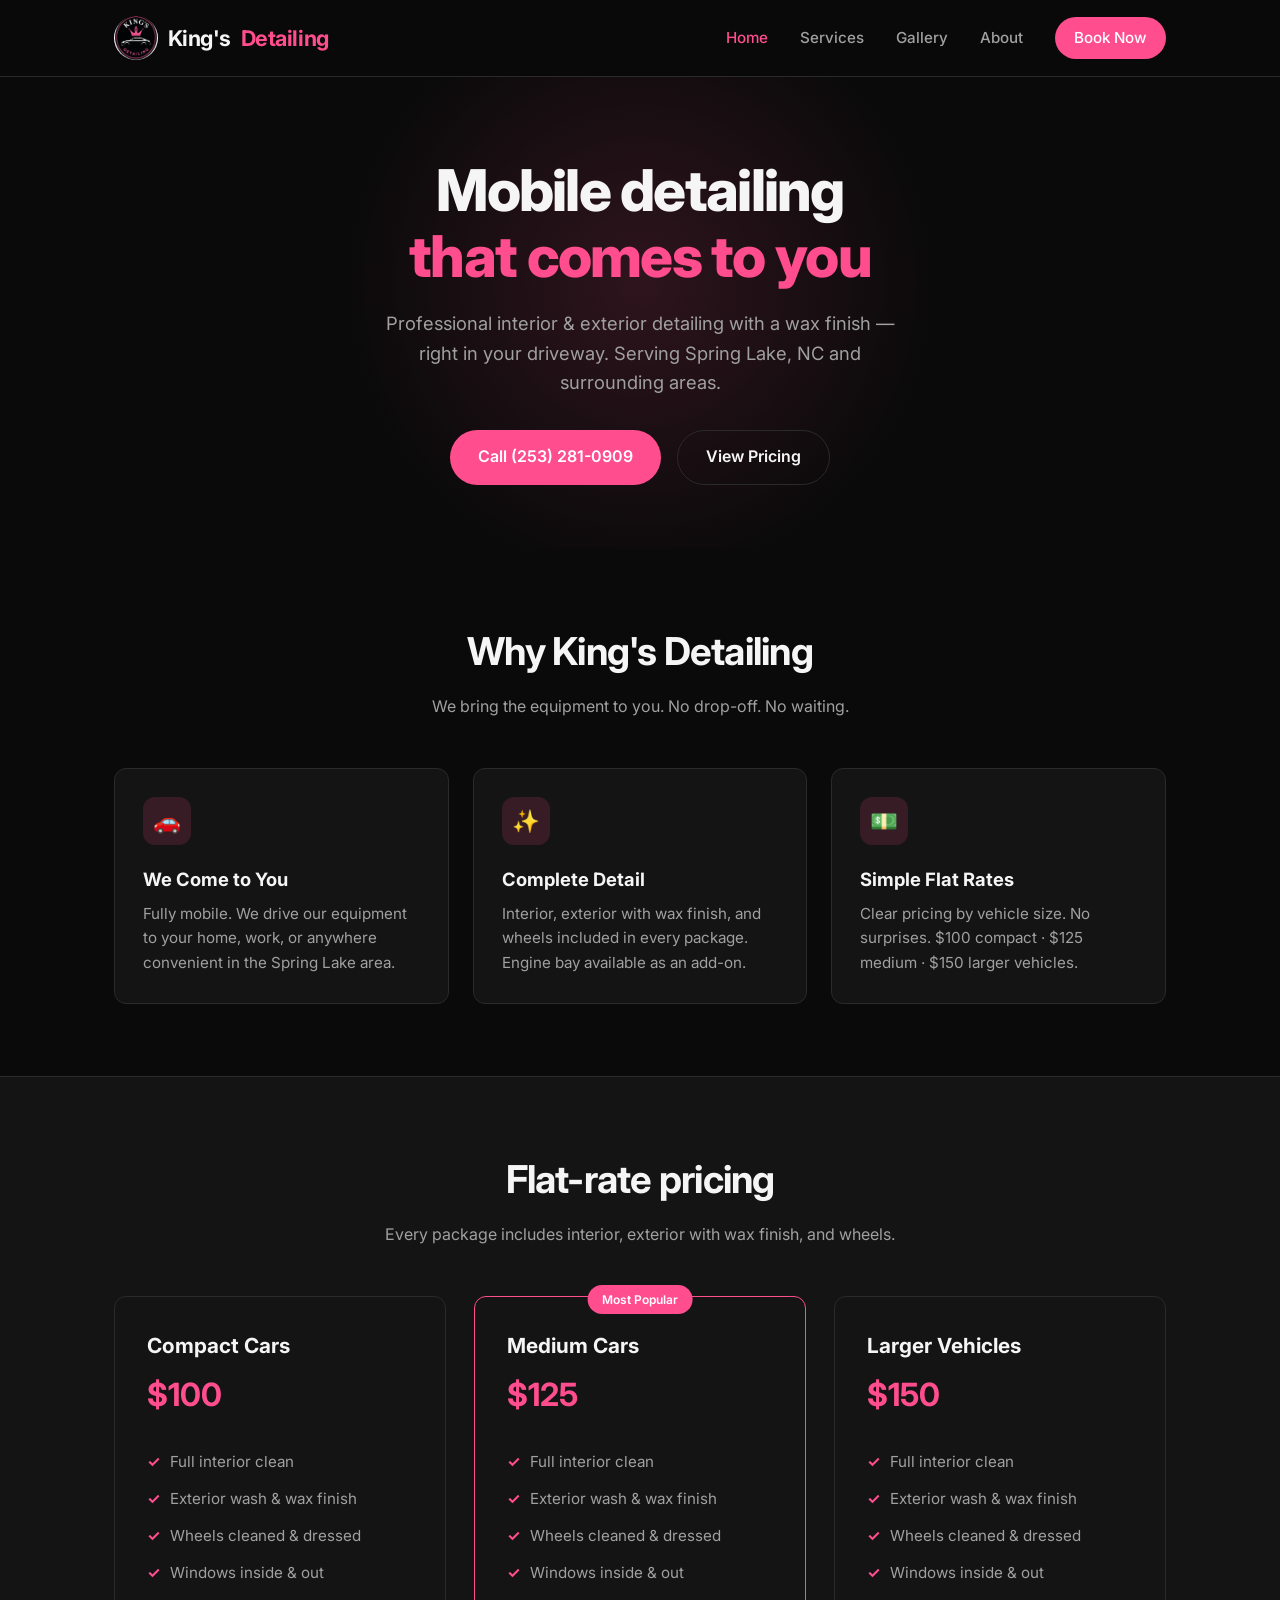
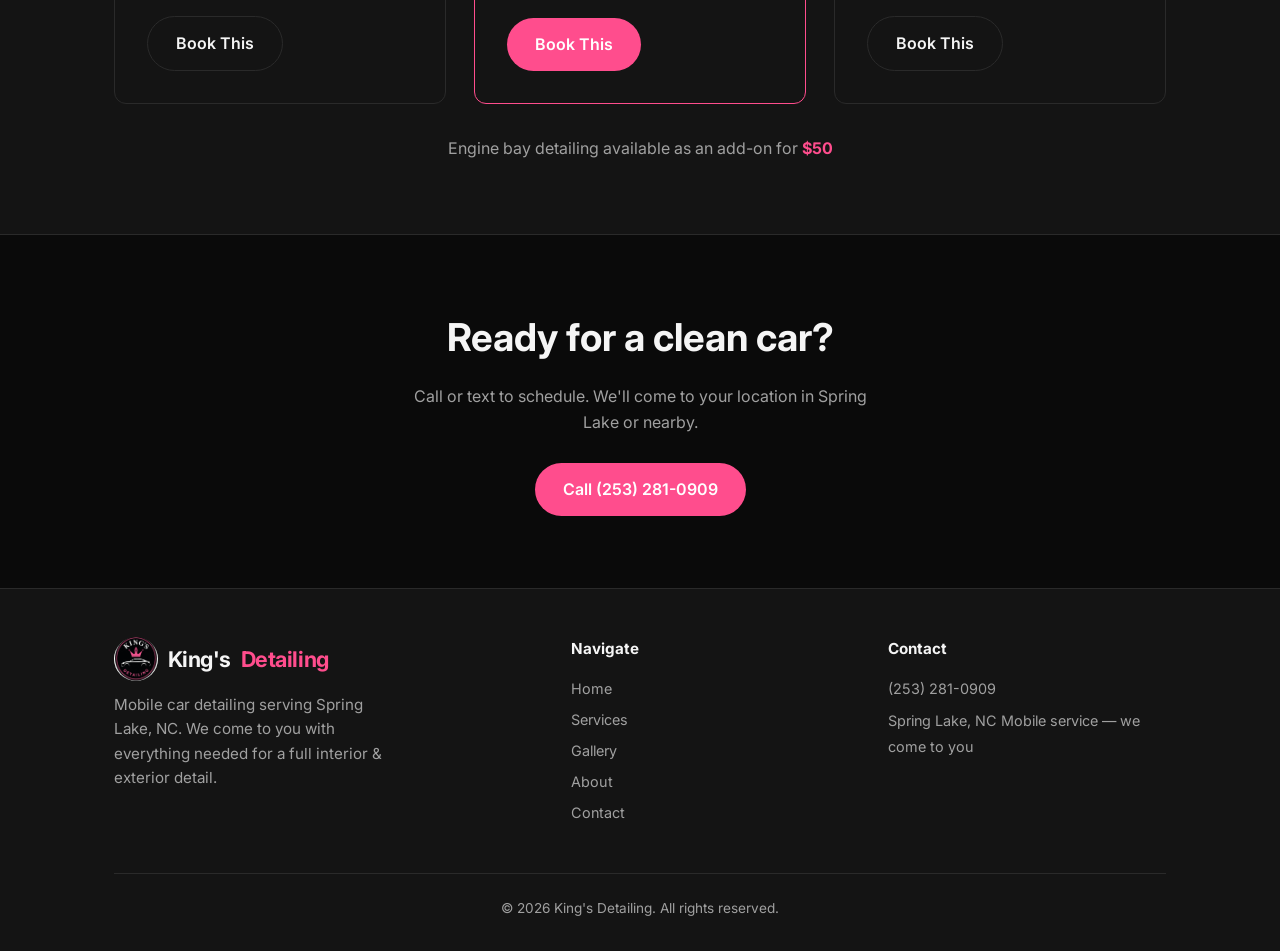
<file: index.html>
<!DOCTYPE html>
<html lang="en">
<head>
  <meta charset="UTF-8" />
  <meta name="viewport" content="width=device-width, initial-scale=1.0" />
  <title>King's Detailing | Mobile Car Detailing in Spring Lake, NC</title>
  <meta name="description" content="King's Detailing — mobile car detailing that comes to you in Spring Lake, NC. Interior, exterior with wax, and wheels. Flat-rate pricing." />
  <link rel="preconnect" href="https://fonts.googleapis.com" />
  <link rel="preconnect" href="https://fonts.gstatic.com" crossorigin />
  <link href="https://fonts.googleapis.com/css2?family=Inter:wght@400;500;600;700;800&display=swap" rel="stylesheet" />
  <link rel="stylesheet" href="styles.css" />
  <script src="https://identity.netlify.com/v1/netlify-identity-widget.js"></script>
</head>
<body>
  <header>
    <div class="nav-container">
      <a href="index.html" class="logo"><img src="logo.jpg" alt="King's Detailing" class="logo-img">King's <span>Detailing</span></a>
      <button class="menu-toggle" aria-label="Toggle menu" onclick="document.querySelector('.nav-links').classList.toggle('open')">
        <span></span><span></span><span></span>
      </button>
      <nav class="nav-links">
        <a href="index.html" class="active">Home</a>
        <a href="services.html">Services</a>
        <a href="gallery.html">Gallery</a>
        <a href="about.html">About</a>
        <a href="contact.html" class="nav-cta">Book Now</a>
      </nav>
    </div>
  </header>

  <main>
    <section class="hero">
      <div class="container">
        <h1><span id="hero-line1">Mobile detailing</span><br /><span class="accent" id="hero-line2">that comes to you</span></h1>
        <p id="hero-text">Professional interior & exterior detailing with a wax finish — right in your driveway. Serving Spring Lake, NC and surrounding areas.</p>
        <div class="hero-buttons">
          <a href="tel:+12532810909" class="btn btn-primary">Call (253) 281-0909</a>
          <a href="services.html" class="btn btn-secondary">View Pricing</a>
        </div>
      </div>
    </section>

    <section>
      <div class="container">
        <div class="section-header">
          <h2 id="why-heading">Why King's Detailing</h2>
          <p id="why-text">We bring the equipment to you. No drop-off. No waiting.</p>
        </div>
        <div class="highlights">
          <div class="highlight-card">
            <div class="highlight-icon">🚗</div>
            <h3 id="why1-title">We Come to You</h3>
            <p id="why1-text">Fully mobile. We drive our equipment to your home, work, or anywhere convenient in the Spring Lake area.</p>
          </div>
          <div class="highlight-card">
            <div class="highlight-icon">✨</div>
            <h3 id="why2-title">Complete Detail</h3>
            <p id="why2-text">Interior, exterior with wax finish, and wheels included in every package. Engine bay available as an add-on.</p>
          </div>
          <div class="highlight-card">
            <div class="highlight-icon">💵</div>
            <h3 id="why3-title">Simple Flat Rates</h3>
            <p id="why3-text">Clear pricing by vehicle size. No surprises. $100 compact · $125 medium · $150 larger vehicles.</p>
          </div>
        </div>
      </div>
    </section>

    <section style="background: var(--black-soft); border-top: 1px solid var(--gray-mid); border-bottom: 1px solid var(--gray-mid);">
      <div class="container">
        <div class="section-header">
          <h2 id="pricing-heading">Flat-rate pricing</h2>
          <p id="pricing-text">Every package includes interior, exterior with wax finish, and wheels.</p>
        </div>
        <div class="services-grid">
          <div class="service-card">
            <h3>Compact Cars</h3>
            <div class="service-price">$100</div>
            <ul>
              <li>Full interior clean</li>
              <li>Exterior wash & wax finish</li>
              <li>Wheels cleaned & dressed</li>
              <li>Windows inside & out</li>
            </ul>
            <a href="contact.html" class="btn btn-secondary" style="align-self: flex-start;">Book This</a>
          </div>
          <div class="service-card featured">
            <h3>Medium Cars</h3>
            <div class="service-price">$125</div>
            <ul>
              <li>Full interior clean</li>
              <li>Exterior wash & wax finish</li>
              <li>Wheels cleaned & dressed</li>
              <li>Windows inside & out</li>
            </ul>
            <a href="contact.html" class="btn btn-primary" style="align-self: flex-start;">Book This</a>
          </div>
          <div class="service-card">
            <h3>Larger Vehicles</h3>
            <div class="service-price">$150</div>
            <ul>
              <li>Full interior clean</li>
              <li>Exterior wash & wax finish</li>
              <li>Wheels cleaned & dressed</li>
              <li>Windows inside & out</li>
            </ul>
            <a href="contact.html" class="btn btn-secondary" style="align-self: flex-start;">Book This</a>
          </div>
        </div>
        <p class="text-center mt-2" style="color: var(--text-muted);">
          Engine bay detailing available as an add-on for <strong style="color: var(--pink);">$50</strong>
        </p>
      </div>
    </section>

    <section>
      <div class="container" style="text-align: center;">
        <h2 id="cta-heading" style="font-size: clamp(1.8rem, 4vw, 2.4rem); margin-bottom: 1rem;">Ready for a clean car?</h2>
        <p id="cta-text" style="color: var(--text-muted); max-width: 480px; margin: 0 auto 1.75rem;">Call or text to schedule. We’ll come to your location in Spring Lake or nearby.</p>
        <a href="tel:+12532810909" class="btn btn-primary">Call (253) 281-0909</a>
      </div>
    </section>
  </main>

  <footer>
    <div class="container">
      <div class="footer-content">
        <div class="footer-brand">
          <div class="logo"><img src="logo.jpg" alt="King's Detailing" class="logo-img">King's <span>Detailing</span></div>
          <p>Mobile car detailing serving Spring Lake, NC. We come to you with everything needed for a full interior & exterior detail.</p>
        </div>
        <div class="footer-links">
          <h4>Navigate</h4>
          <a href="index.html">Home</a>
          <a href="services.html">Services</a>
          <a href="gallery.html">Gallery</a>
          <a href="about.html">About</a>
          <a href="contact.html">Contact</a>
        </div>
        <div class="footer-links">
          <h4>Contact</h4>
          <a href="tel:+12532810909">(253) 281-0909</a>
          <span style="color: var(--text-muted); font-size: 0.9rem;">Spring Lake, NC</span>
          <span style="color: var(--text-muted); font-size: 0.9rem;">Mobile service — we come to you</span>
        </div>
      </div>
      <div class="footer-bottom">
        © 2026 King's Detailing. All rights reserved.
      </div>
    </div>
  </footer>

  <script>
    document.querySelectorAll('.nav-links a').forEach(link => {
      link.addEventListener('click', () => {
        document.querySelector('.nav-links').classList.remove('open');
      });
    });
  </script>
  <script src="site.js"></script>
</body>
</html>
</file>
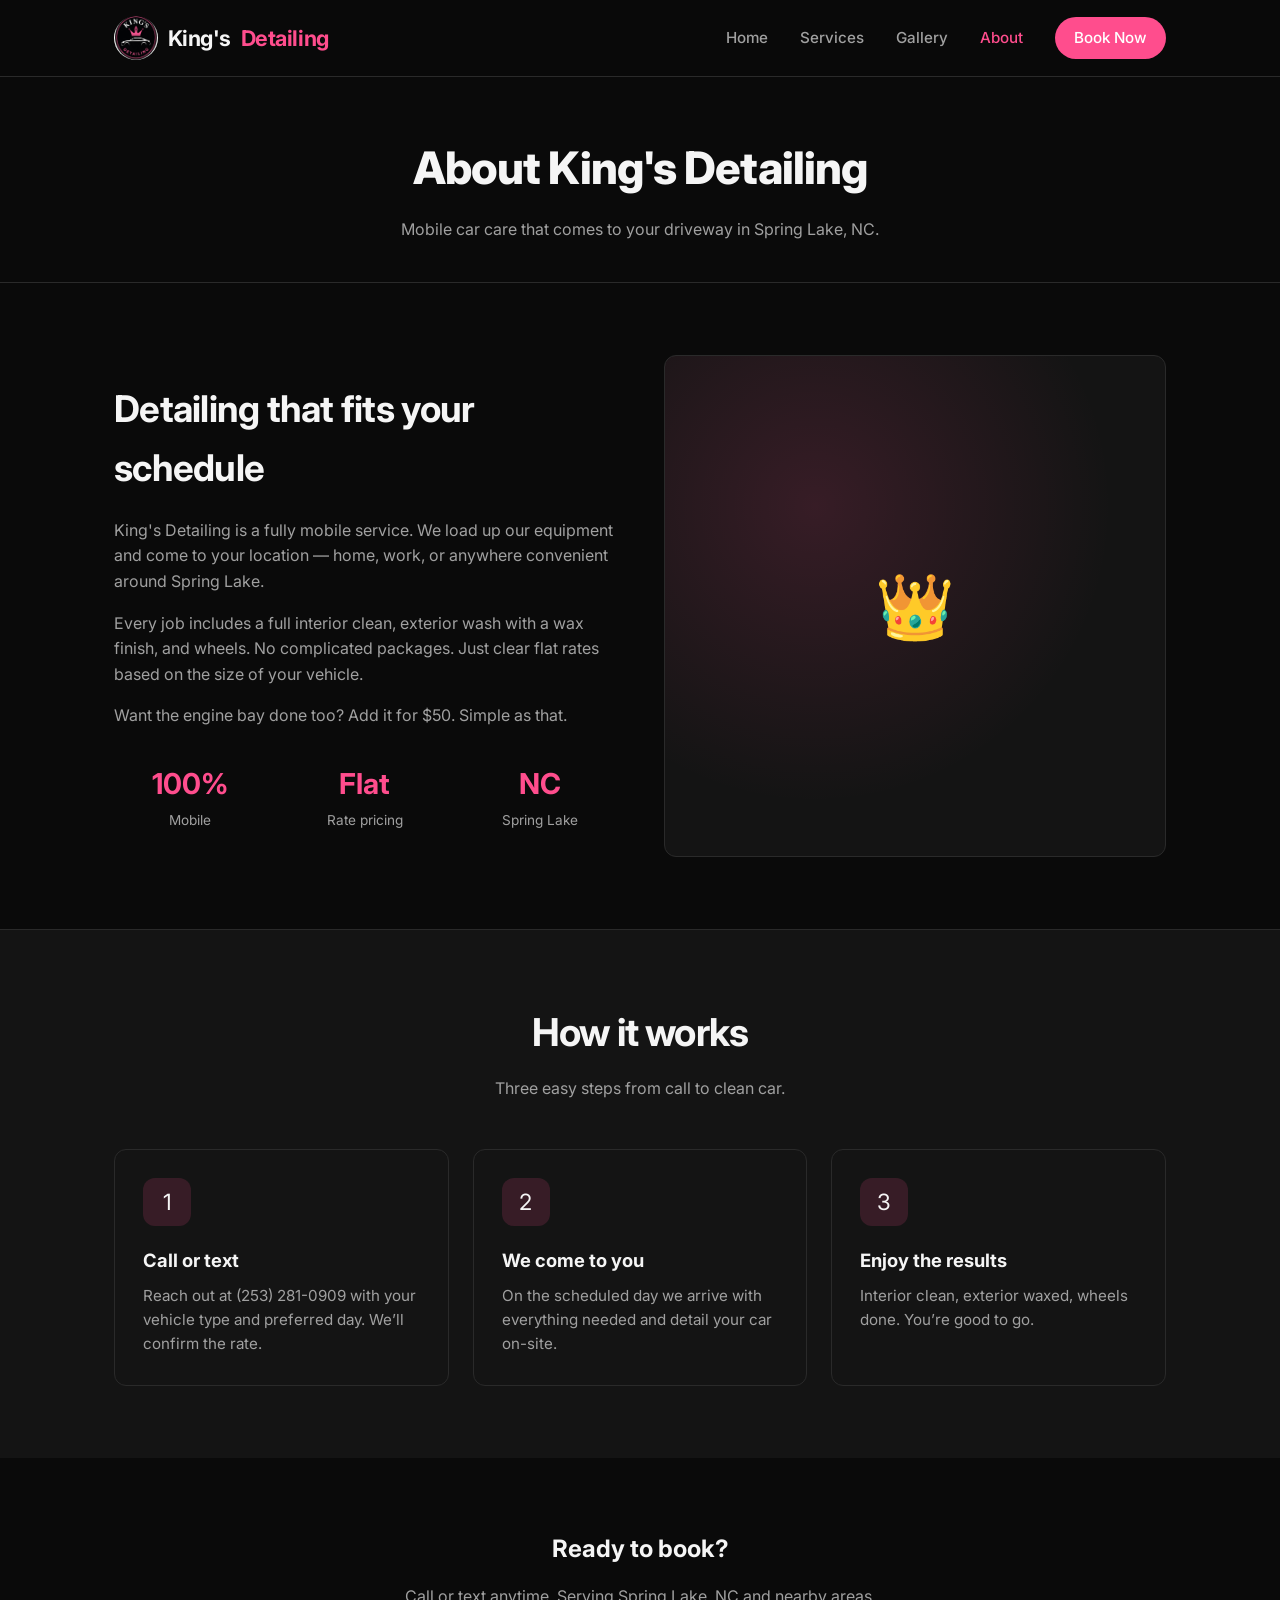
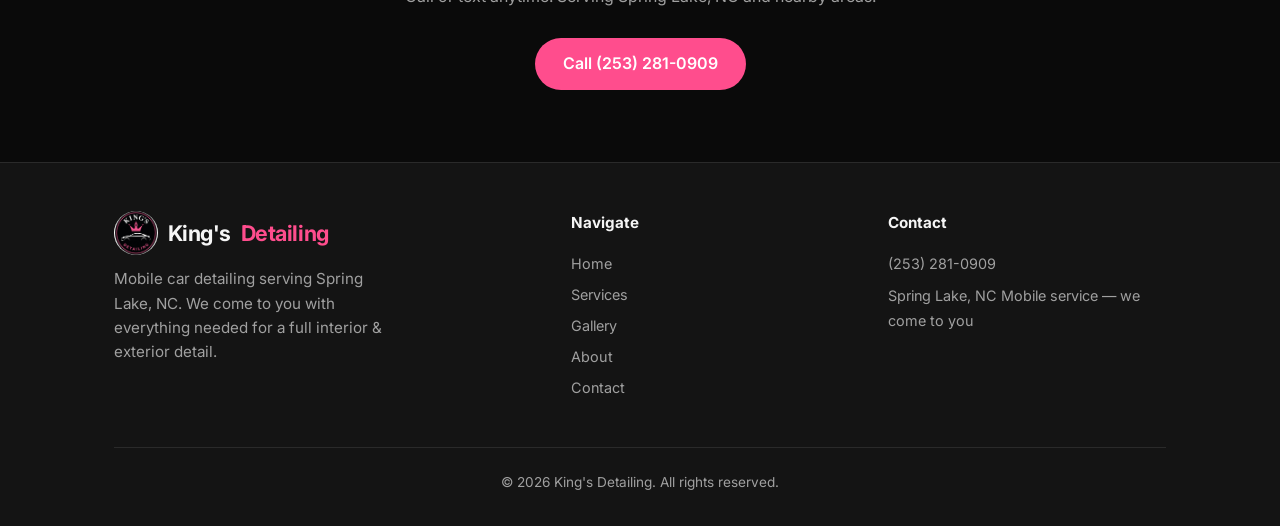
<file: about.html>
<!DOCTYPE html>
<html lang="en">
<head>
  <meta charset="UTF-8" />
  <meta name="viewport" content="width=device-width, initial-scale=1.0" />
  <title>About | King's Detailing</title>
  <meta name="description" content="King's Detailing is a mobile car detailing service based in Spring Lake, NC. We come to you." />
  <link rel="preconnect" href="https://fonts.googleapis.com" />
  <link rel="preconnect" href="https://fonts.gstatic.com" crossorigin />
  <link href="https://fonts.googleapis.com/css2?family=Inter:wght@400;500;600;700;800&display=swap" rel="stylesheet" />
  <link rel="stylesheet" href="styles.css" />
</head>
<body>
  <header>
    <div class="nav-container">
      <a href="index.html" class="logo"><img src="logo.jpg" alt="King's Detailing" class="logo-img">King's <span>Detailing</span></a>
      <button class="menu-toggle" aria-label="Toggle menu" onclick="document.querySelector('.nav-links').classList.toggle('open')">
        <span></span><span></span><span></span>
      </button>
      <nav class="nav-links">
        <a href="index.html">Home</a>
        <a href="services.html">Services</a>
        <a href="gallery.html">Gallery</a>
        <a href="about.html" class="active">About</a>
        <a href="contact.html" class="nav-cta">Book Now</a>
      </nav>
    </div>
  </header>

  <main>
    <div class="page-hero">
      <div class="container">
        <h1>About King's Detailing</h1>
        <p>Mobile car care that comes to your driveway in Spring Lake, NC.</p>
      </div>
    </div>

    <section>
      <div class="container">
        <div class="about-content">
          <div class="about-text">
            <h2>Detailing that fits your schedule</h2>
            <p>
              King's Detailing is a fully mobile service. We load up our equipment and come to your location — home, work, or anywhere convenient around Spring Lake.
            </p>
            <p>
              Every job includes a full interior clean, exterior wash with a wax finish, and wheels. No complicated packages. Just clear flat rates based on the size of your vehicle.
            </p>
            <p>
              Want the engine bay done too? Add it for $50. Simple as that.
            </p>
            <div class="about-stats">
              <div class="stat">
                <span class="stat-number">100%</span>
                <span class="stat-label">Mobile</span>
              </div>
              <div class="stat">
                <span class="stat-number">Flat</span>
                <span class="stat-label">Rate pricing</span>
              </div>
              <div class="stat">
                <span class="stat-number">NC</span>
                <span class="stat-label">Spring Lake</span>
              </div>
            </div>
          </div>
          <div class="about-visual">
            <span style="position: relative; z-index: 1;">👑</span>
          </div>
        </div>
      </div>
    </section>

    <section style="background: var(--black-soft); border-top: 1px solid var(--gray-mid);">
      <div class="container">
        <div class="section-header">
          <h2>How it works</h2>
          <p>Three easy steps from call to clean car.</p>
        </div>
        <div class="highlights">
          <div class="highlight-card">
            <div class="highlight-icon">1</div>
            <h3>Call or text</h3>
            <p>Reach out at (253) 281-0909 with your vehicle type and preferred day. We’ll confirm the rate.</p>
          </div>
          <div class="highlight-card">
            <div class="highlight-icon">2</div>
            <h3>We come to you</h3>
            <p>On the scheduled day we arrive with everything needed and detail your car on-site.</p>
          </div>
          <div class="highlight-card">
            <div class="highlight-icon">3</div>
            <h3>Enjoy the results</h3>
            <p>Interior clean, exterior waxed, wheels done. You’re good to go.</p>
          </div>
        </div>
      </div>
    </section>

    <section>
      <div class="container" style="text-align: center;">
        <h2 style="margin-bottom: 1rem;">Ready to book?</h2>
        <p style="color: var(--text-muted); max-width: 480px; margin: 0 auto 1.75rem;">Call or text anytime. Serving Spring Lake, NC and nearby areas.</p>
        <a href="tel:+12532810909" class="btn btn-primary">Call (253) 281-0909</a>
      </div>
    </section>
  </main>

  <footer>
    <div class="container">
      <div class="footer-content">
        <div class="footer-brand">
          <div class="logo"><img src="logo.jpg" alt="King's Detailing" class="logo-img">King's <span>Detailing</span></div>
          <p>Mobile car detailing serving Spring Lake, NC. We come to you with everything needed for a full interior & exterior detail.</p>
        </div>
        <div class="footer-links">
          <h4>Navigate</h4>
          <a href="index.html">Home</a>
          <a href="services.html">Services</a>
          <a href="gallery.html">Gallery</a>
          <a href="about.html">About</a>
          <a href="contact.html">Contact</a>
        </div>
        <div class="footer-links">
          <h4>Contact</h4>
          <a href="tel:+12532810909">(253) 281-0909</a>
          <span style="color: var(--text-muted); font-size: 0.9rem;">Spring Lake, NC</span>
          <span style="color: var(--text-muted); font-size: 0.9rem;">Mobile service — we come to you</span>
        </div>
      </div>
      <div class="footer-bottom">
        © 2026 King's Detailing. All rights reserved.
      </div>
    </div>
  </footer>

  <script>
    document.querySelectorAll('.nav-links a').forEach(link => {
      link.addEventListener('click', () => {
        document.querySelector('.nav-links').classList.remove('open');
      });
    });
  </script>
</body>
</html>
</file>
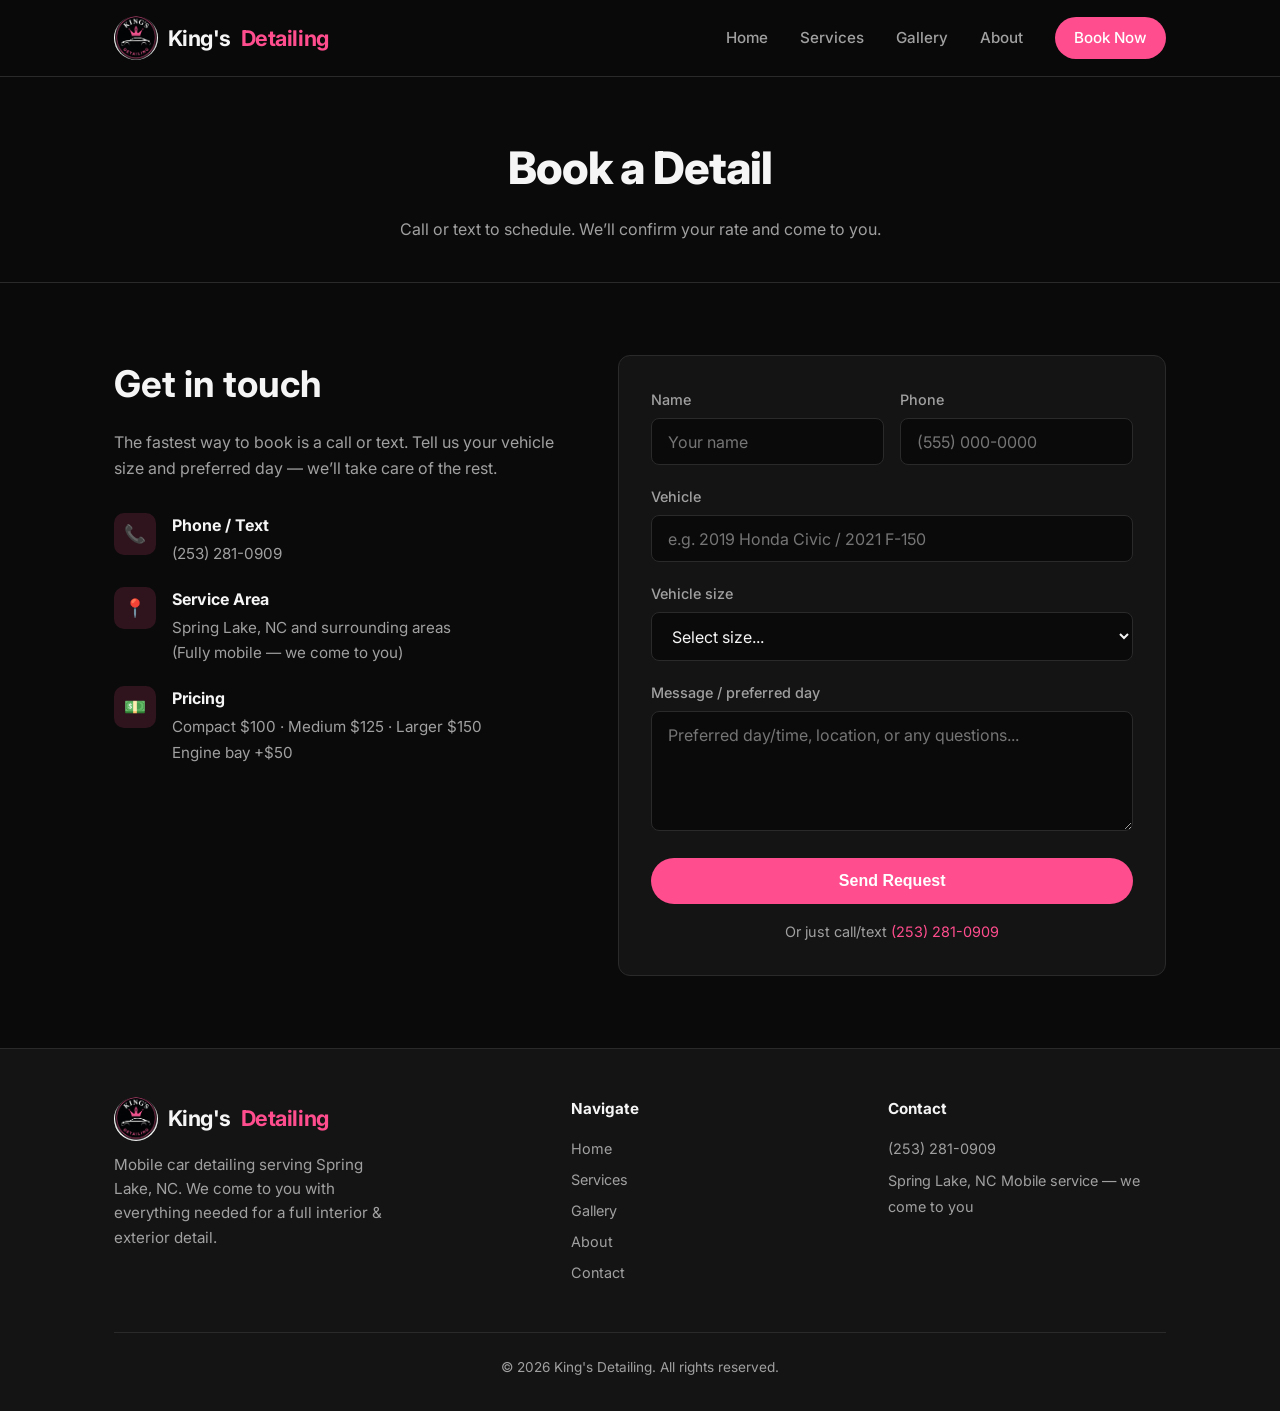
<file: contact.html>
<!DOCTYPE html>
<html lang="en">
<head>
  <meta charset="UTF-8" />
  <meta name="viewport" content="width=device-width, initial-scale=1.0" />
  <title>Contact | King's Detailing</title>
  <meta name="description" content="Book mobile car detailing with King's Detailing in Spring Lake, NC. Call (253) 281-0909." />
  <link rel="preconnect" href="https://fonts.googleapis.com" />
  <link rel="preconnect" href="https://fonts.gstatic.com" crossorigin />
  <link href="https://fonts.googleapis.com/css2?family=Inter:wght@400;500;600;700;800&display=swap" rel="stylesheet" />
  <link rel="stylesheet" href="styles.css" />
</head>
<body>
  <header>
    <div class="nav-container">
      <a href="index.html" class="logo"><img src="logo.jpg" alt="King's Detailing" class="logo-img">King's <span>Detailing</span></a>
      <button class="menu-toggle" aria-label="Toggle menu" onclick="document.querySelector('.nav-links').classList.toggle('open')">
        <span></span><span></span><span></span>
      </button>
      <nav class="nav-links">
        <a href="index.html">Home</a>
        <a href="services.html">Services</a>
        <a href="gallery.html">Gallery</a>
        <a href="about.html">About</a>
        <a href="contact.html" class="nav-cta active">Book Now</a>
      </nav>
    </div>
  </header>

  <main>
    <div class="page-hero">
      <div class="container">
        <h1>Book a Detail</h1>
        <p>Call or text to schedule. We’ll confirm your rate and come to you.</p>
      </div>
    </div>

    <section>
      <div class="container">
        <div class="contact-grid">
          <div class="contact-info">
            <h2>Get in touch</h2>
            <p>The fastest way to book is a call or text. Tell us your vehicle size and preferred day — we’ll take care of the rest.</p>

            <div class="contact-details">
              <div class="contact-item">
                <div class="contact-icon">📞</div>
                <div>
                  <strong>Phone / Text</strong>
                  <a href="tel:+12532810909">(253) 281-0909</a>
                </div>
              </div>
              <div class="contact-item">
                <div class="contact-icon">📍</div>
                <div>
                  <strong>Service Area</strong>
                  <span>Spring Lake, NC and surrounding areas<br />(Fully mobile — we come to you)</span>
                </div>
              </div>
              <div class="contact-item">
                <div class="contact-icon">💵</div>
                <div>
                  <strong>Pricing</strong>
                  <span>Compact $100 · Medium $125 · Larger $150<br />Engine bay +$50</span>
                </div>
              </div>
            </div>
          </div>

          <div class="contact-form">
            <form name="booking" method="POST" data-netlify="true" netlify>
              <input type="hidden" name="form-name" value="booking" />
              <p style="display:none;">
                <label>Don’t fill this out: <input name="bot-field" /></label>
              </p>
              <div class="form-row">
                <div class="form-group">
                  <label for="name">Name</label>
                  <input type="text" id="name" name="name" required placeholder="Your name" />
                </div>
                <div class="form-group">
                  <label for="phone">Phone</label>
                  <input type="tel" id="phone" name="phone" required placeholder="(555) 000-0000" />
                </div>
              </div>
              <div class="form-group">
                <label for="vehicle">Vehicle</label>
                <input type="text" id="vehicle" name="vehicle" placeholder="e.g. 2019 Honda Civic / 2021 F-150" />
              </div>
              <div class="form-group">
                <label for="size">Vehicle size</label>
                <select id="size" name="size">
                  <option value="">Select size...</option>
                  <option value="compact">Compact — $100</option>
                  <option value="medium">Medium — $125</option>
                  <option value="larger">Larger — $150</option>
                </select>
              </div>
              <div class="form-group">
                <label for="message">Message / preferred day</label>
                <textarea id="message" name="message" placeholder="Preferred day/time, location, or any questions..."></textarea>
              </div>
              <button type="submit" class="btn btn-primary" style="width: 100%; justify-content: center;">
                Send Request
              </button>
              <p style="margin-top: 1rem; text-align: center; font-size: 0.9rem; color: var(--text-muted);">
                Or just call/text <a href="tel:+12532810909" style="color: var(--pink);">(253) 281-0909</a>
              </p>
            </form>
          </div>
        </div>
      </div>
    </section>
  </main>

  <footer>
    <div class="container">
      <div class="footer-content">
        <div class="footer-brand">
          <div class="logo"><img src="logo.jpg" alt="King's Detailing" class="logo-img">King's <span>Detailing</span></div>
          <p>Mobile car detailing serving Spring Lake, NC. We come to you with everything needed for a full interior & exterior detail.</p>
        </div>
        <div class="footer-links">
          <h4>Navigate</h4>
          <a href="index.html">Home</a>
          <a href="services.html">Services</a>
          <a href="gallery.html">Gallery</a>
          <a href="about.html">About</a>
          <a href="contact.html">Contact</a>
        </div>
        <div class="footer-links">
          <h4>Contact</h4>
          <a href="tel:+12532810909">(253) 281-0909</a>
          <span style="color: var(--text-muted); font-size: 0.9rem;">Spring Lake, NC</span>
          <span style="color: var(--text-muted); font-size: 0.9rem;">Mobile service — we come to you</span>
        </div>
      </div>
      <div class="footer-bottom">
        © 2026 King's Detailing. All rights reserved.
      </div>
    </div>
  </footer>

  <script>
    document.querySelectorAll('.nav-links a').forEach(link => {
      link.addEventListener('click', () => {
        document.querySelector('.nav-links').classList.remove('open');
      });
    });

    
  </script>
</body>
</html>
</file>
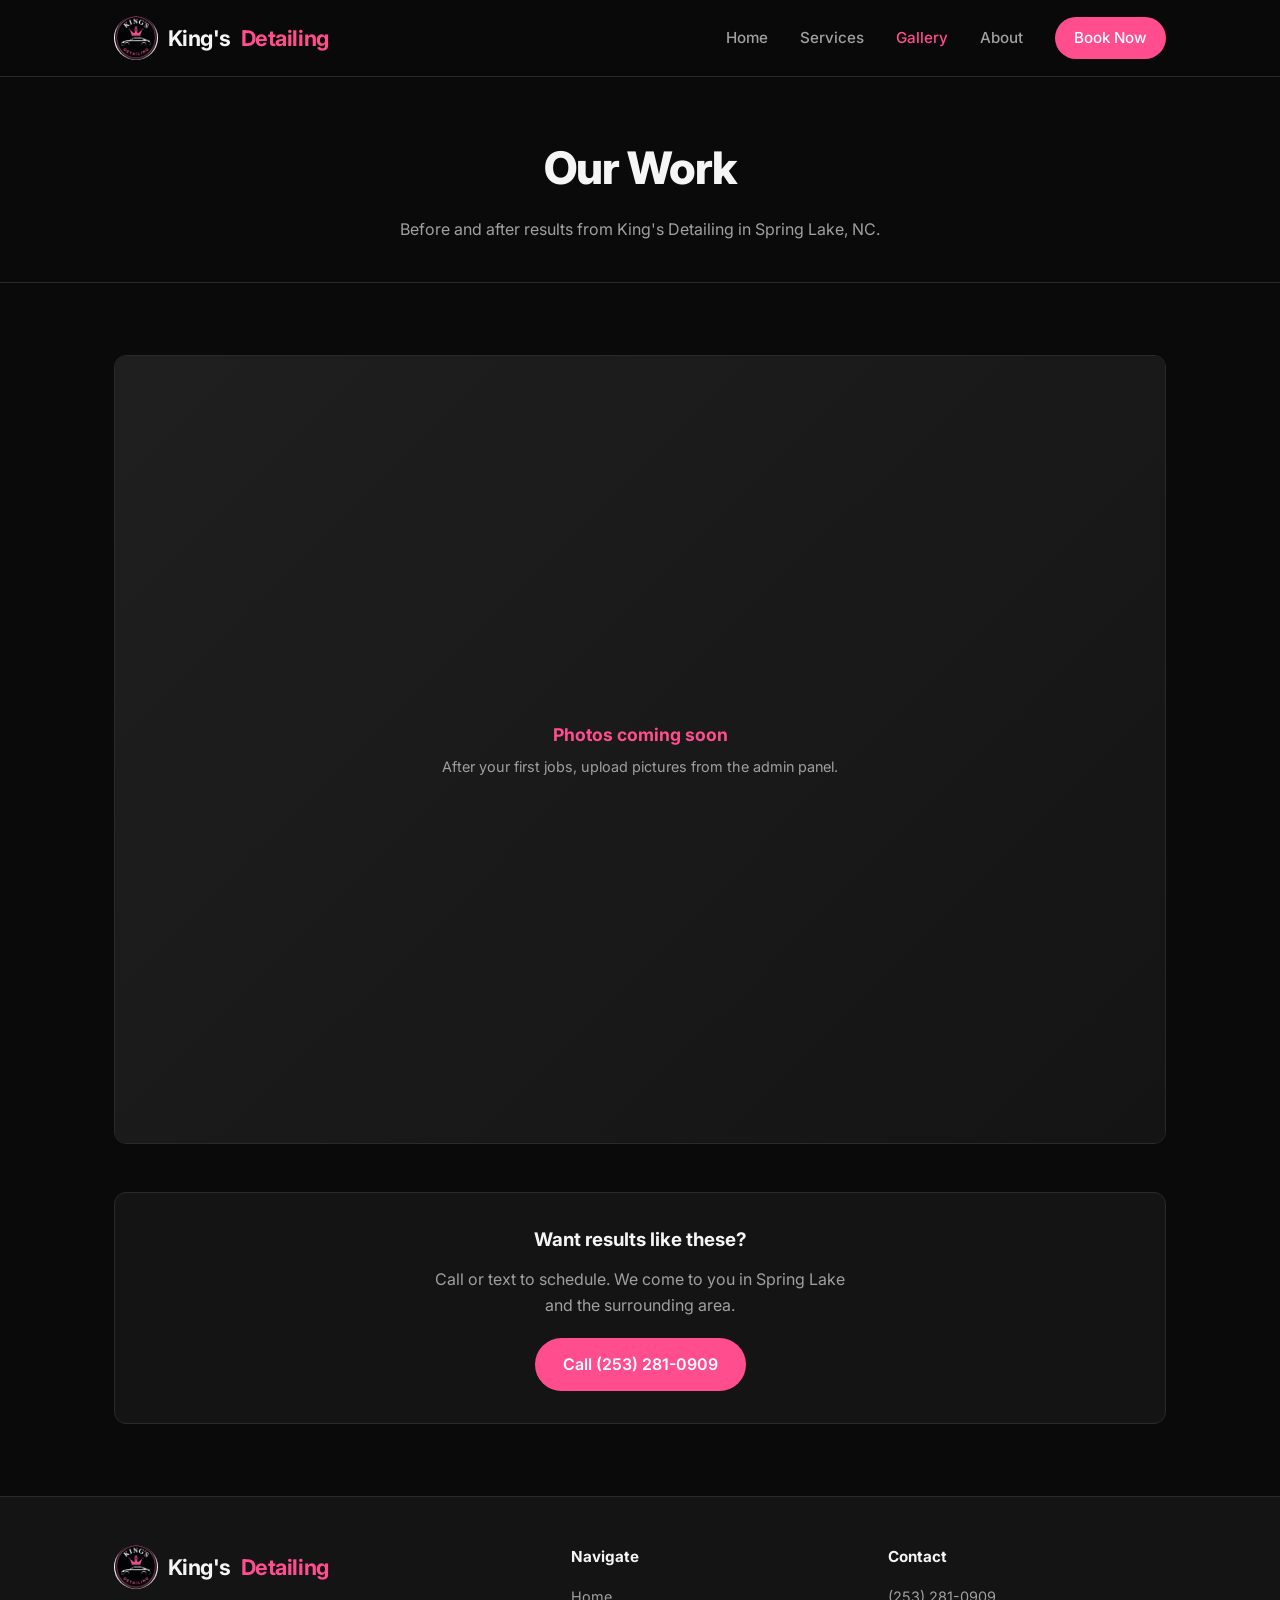
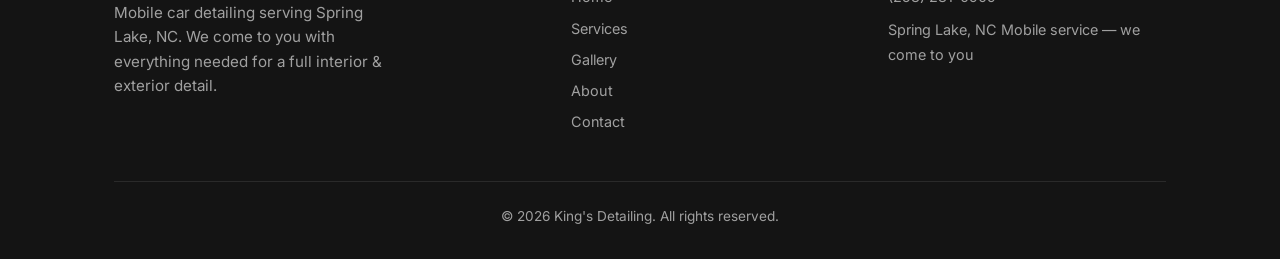
<file: gallery.html>
<!DOCTYPE html>
<html lang="en">
<head>
  <meta charset="UTF-8" />
  <meta name="viewport" content="width=device-width, initial-scale=1.0" />
  <title>Gallery | King's Detailing</title>
  <meta name="description" content="Before and after results from King's Detailing mobile car care in Spring Lake, NC." />
  <link rel="preconnect" href="https://fonts.googleapis.com" />
  <link rel="preconnect" href="https://fonts.gstatic.com" crossorigin />
  <link href="https://fonts.googleapis.com/css2?family=Inter:wght@400;500;600;700;800&display=swap" rel="stylesheet" />
  <link rel="stylesheet" href="styles.css" />
</head>
<body>
  <header>
    <div class="nav-container">
      <a href="index.html" class="logo"><img src="logo.jpg" alt="King's Detailing" class="logo-img">King's <span>Detailing</span></a>
      <button class="menu-toggle" aria-label="Toggle menu" onclick="document.querySelector('.nav-links').classList.toggle('open')">
        <span></span><span></span><span></span>
      </button>
      <nav class="nav-links">
        <a href="index.html">Home</a>
        <a href="services.html">Services</a>
        <a href="gallery.html" class="active">Gallery</a>
        <a href="about.html">About</a>
        <a href="contact.html" class="nav-cta">Book Now</a>
      </nav>
    </div>
  </header>

  <main>
    <div class="page-hero">
      <div class="container">
        <h1>Our Work</h1>
        <p>Before and after results from King's Detailing in Spring Lake, NC.</p>
      </div>
    </div>

    <section>
      <div class="container">
        <div class="gallery-grid" id="gallery-grid">
          <div class="gallery-item">
            <div class="placeholder">
              <strong>Photos coming soon</strong>
              After your first jobs, upload pictures from the admin panel.
            </div>
          </div>
        </div>

        <div style="margin-top: 3rem; text-align: center; background: var(--black-soft); border: 1px solid var(--gray-mid); border-radius: var(--radius); padding: 2rem;">
          <h3 style="margin-bottom: 0.75rem;">Want results like these?</h3>
          <p style="color: var(--text-muted); margin-bottom: 1.25rem; max-width: 420px; margin-left: auto; margin-right: auto;">
            Call or text to schedule. We come to you in Spring Lake and the surrounding area.
          </p>
          <a href="tel:+12532810909" class="btn btn-primary">Call (253) 281-0909</a>
        </div>
      </div>
    </section>
  </main>

  <footer>
    <div class="container">
      <div class="footer-content">
        <div class="footer-brand">
          <div class="logo"><img src="logo.jpg" alt="King's Detailing" class="logo-img">King's <span>Detailing</span></div>
          <p>Mobile car detailing serving Spring Lake, NC. We come to you with everything needed for a full interior & exterior detail.</p>
        </div>
        <div class="footer-links">
          <h4>Navigate</h4>
          <a href="index.html">Home</a>
          <a href="services.html">Services</a>
          <a href="gallery.html">Gallery</a>
          <a href="about.html">About</a>
          <a href="contact.html">Contact</a>
        </div>
        <div class="footer-links">
          <h4>Contact</h4>
          <a href="tel:+12532810909">(253) 281-0909</a>
          <span style="color: var(--text-muted); font-size: 0.9rem;">Spring Lake, NC</span>
          <span style="color: var(--text-muted); font-size: 0.9rem;">Mobile service — we come to you</span>
        </div>
      </div>
      <div class="footer-bottom">
        © 2026 King's Detailing. All rights reserved.
      </div>
    </div>
  </footer>

  <script>
    document.querySelectorAll('.nav-links a').forEach(link => {
      link.addEventListener('click', () => {
        document.querySelector('.nav-links').classList.remove('open');
      });
    });

    fetch('content/gallery.json')
      .then(function (res) { return res.json(); })
      .then(function (data) {
        if (!data.photos || !data.photos.length) return;
        var grid = document.getElementById('gallery-grid');
        grid.innerHTML = '';
        data.photos.forEach(function (item) {
          var div = document.createElement('div');
          div.className = 'gallery-item';
          var src = item.image || '';
          if (src && src.charAt(0) !== '/' && src.indexOf('http') !== 0) {
            src = src;
          }
          div.innerHTML =
            '<img src="' + src + '" alt="' + (item.title || 'Detailing photo') +
            '" style="width:100%;height:100%;object-fit:cover;">';
          grid.appendChild(div);
        });
      })
      .catch(function () {});
  </script>
</body>
</html>
</file>
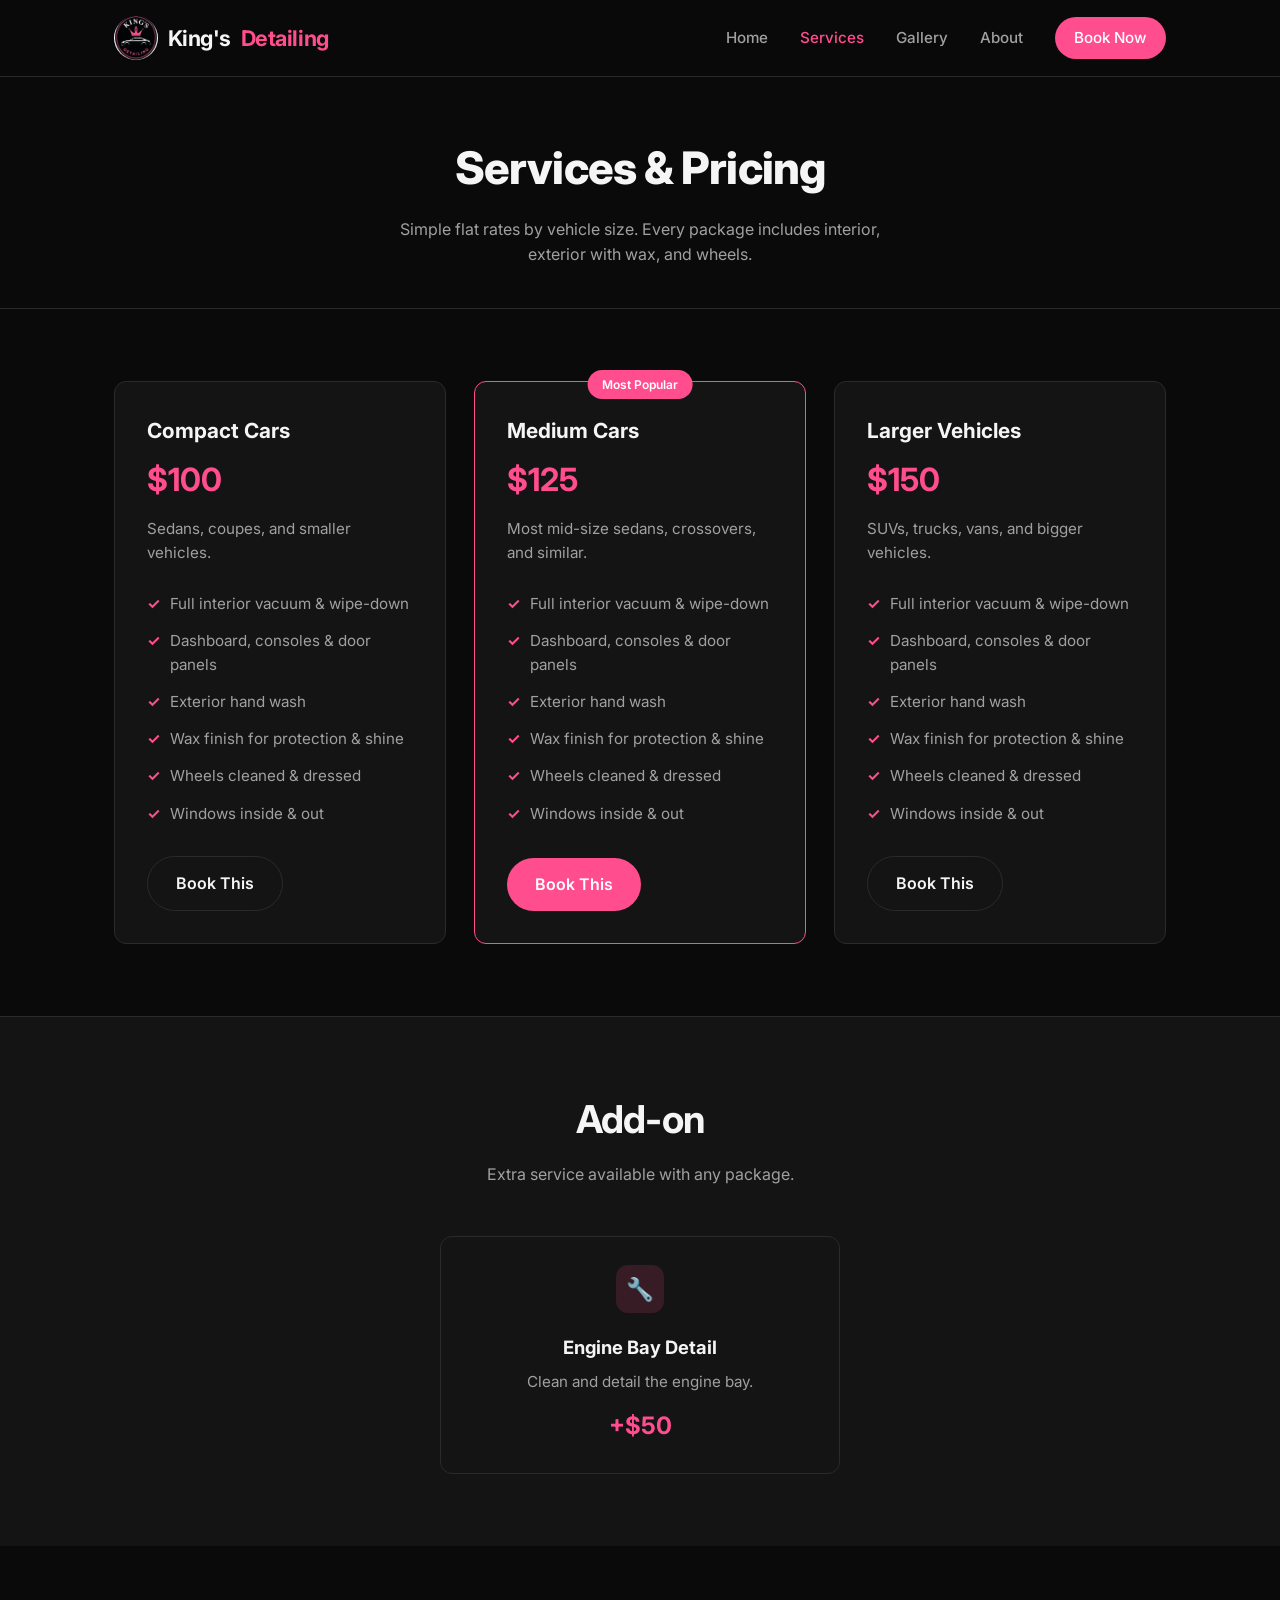
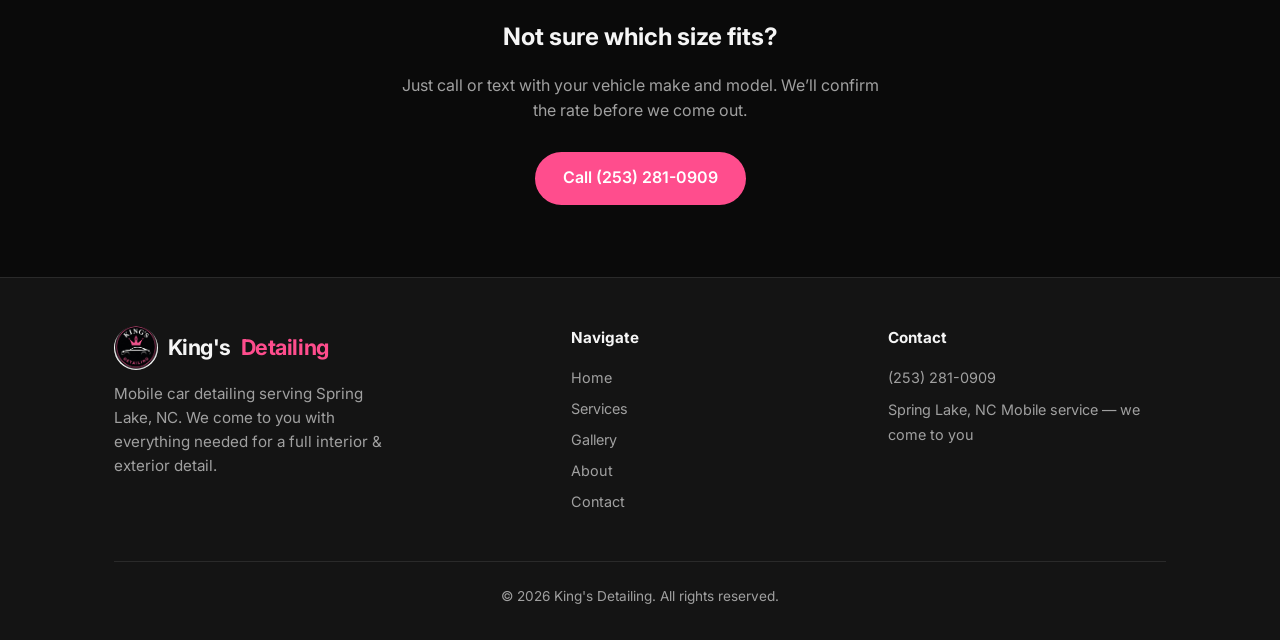
<file: services.html>
<!DOCTYPE html>
<html lang="en">
<head>
  <meta charset="UTF-8" />
  <meta name="viewport" content="width=device-width, initial-scale=1.0" />
  <title>Services & Pricing | King's Detailing</title>
  <meta name="description" content="Flat-rate mobile detailing in Spring Lake, NC. $100 compact, $125 medium, $150 larger. Interior, exterior wax, wheels. Engine bay +$50." />
  <link rel="preconnect" href="https://fonts.googleapis.com" />
  <link rel="preconnect" href="https://fonts.gstatic.com" crossorigin />
  <link href="https://fonts.googleapis.com/css2?family=Inter:wght@400;500;600;700;800&display=swap" rel="stylesheet" />
  <link rel="stylesheet" href="styles.css" />
</head>
<body>
  <header>
    <div class="nav-container">
      <a href="index.html" class="logo"><img src="logo.jpg" alt="King's Detailing" class="logo-img">King's <span>Detailing</span></a>
      <button class="menu-toggle" aria-label="Toggle menu" onclick="document.querySelector('.nav-links').classList.toggle('open')">
        <span></span><span></span><span></span>
      </button>
      <nav class="nav-links">
        <a href="index.html">Home</a>
        <a href="services.html" class="active">Services</a>
        <a href="gallery.html">Gallery</a>
        <a href="about.html">About</a>
        <a href="contact.html" class="nav-cta">Book Now</a>
      </nav>
    </div>
  </header>

  <main>
    <div class="page-hero">
      <div class="container">
        <h1>Services & Pricing</h1>
        <p>Simple flat rates by vehicle size. Every package includes interior, exterior with wax, and wheels.</p>
      </div>
    </div>

    <section>
      <div class="container">
        <div class="services-grid">
          <div class="service-card">
            <h3>Compact Cars</h3>
            <div class="service-price">$100</div>
            <p style="color: var(--text-muted); font-size: 0.95rem; margin-bottom: 0.5rem;">Sedans, coupes, and smaller vehicles.</p>
            <ul>
              <li>Full interior vacuum & wipe-down</li>
              <li>Dashboard, consoles & door panels</li>
              <li>Exterior hand wash</li>
              <li>Wax finish for protection & shine</li>
              <li>Wheels cleaned & dressed</li>
              <li>Windows inside & out</li>
            </ul>
            <a href="contact.html" class="btn btn-secondary" style="align-self: flex-start;">Book This</a>
          </div>

          <div class="service-card featured">
            <h3>Medium Cars</h3>
            <div class="service-price">$125</div>
            <p style="color: var(--text-muted); font-size: 0.95rem; margin-bottom: 0.5rem;">Most mid-size sedans, crossovers, and similar.</p>
            <ul>
              <li>Full interior vacuum & wipe-down</li>
              <li>Dashboard, consoles & door panels</li>
              <li>Exterior hand wash</li>
              <li>Wax finish for protection & shine</li>
              <li>Wheels cleaned & dressed</li>
              <li>Windows inside & out</li>
            </ul>
            <a href="contact.html" class="btn btn-primary" style="align-self: flex-start;">Book This</a>
          </div>

          <div class="service-card">
            <h3>Larger Vehicles</h3>
            <div class="service-price">$150</div>
            <p style="color: var(--text-muted); font-size: 0.95rem; margin-bottom: 0.5rem;">SUVs, trucks, vans, and bigger vehicles.</p>
            <ul>
              <li>Full interior vacuum & wipe-down</li>
              <li>Dashboard, consoles & door panels</li>
              <li>Exterior hand wash</li>
              <li>Wax finish for protection & shine</li>
              <li>Wheels cleaned & dressed</li>
              <li>Windows inside & out</li>
            </ul>
            <a href="contact.html" class="btn btn-secondary" style="align-self: flex-start;">Book This</a>
          </div>
        </div>
      </div>
    </section>

    <section style="background: var(--black-soft); border-top: 1px solid var(--gray-mid);">
      <div class="container">
        <div class="section-header">
          <h2>Add-on</h2>
          <p>Extra service available with any package.</p>
        </div>
        <div class="highlights" style="max-width: 400px; margin: 0 auto;">
          <div class="highlight-card" style="text-align: center;">
            <div class="highlight-icon" style="margin-left: auto; margin-right: auto;">🔧</div>
            <h3>Engine Bay Detail</h3>
            <p style="color: var(--text-muted); margin: 0.5rem 0 0.75rem;">Clean and detail the engine bay.</p>
            <p style="color: var(--pink); font-weight: 700; font-size: 1.5rem;">+$50</p>
          </div>
        </div>
      </div>
    </section>

    <section>
      <div class="container" style="text-align: center;">
        <h2 style="margin-bottom: 1rem;">Not sure which size fits?</h2>
        <p style="color: var(--text-muted); max-width: 480px; margin: 0 auto 1.75rem;">Just call or text with your vehicle make and model. We’ll confirm the rate before we come out.</p>
        <a href="tel:+12532810909" class="btn btn-primary">Call (253) 281-0909</a>
      </div>
    </section>
  </main>

  <footer>
    <div class="container">
      <div class="footer-content">
        <div class="footer-brand">
          <div class="logo"><img src="logo.jpg" alt="King's Detailing" class="logo-img">King's <span>Detailing</span></div>
          <p>Mobile car detailing serving Spring Lake, NC. We come to you with everything needed for a full interior & exterior detail.</p>
        </div>
        <div class="footer-links">
          <h4>Navigate</h4>
          <a href="index.html">Home</a>
          <a href="services.html">Services</a>
          <a href="gallery.html">Gallery</a>
          <a href="about.html">About</a>
          <a href="contact.html">Contact</a>
        </div>
        <div class="footer-links">
          <h4>Contact</h4>
          <a href="tel:+12532810909">(253) 281-0909</a>
          <span style="color: var(--text-muted); font-size: 0.9rem;">Spring Lake, NC</span>
          <span style="color: var(--text-muted); font-size: 0.9rem;">Mobile service — we come to you</span>
        </div>
      </div>
      <div class="footer-bottom">
        © 2026 King's Detailing. All rights reserved.
      </div>
    </div>
  </footer>

  <script>
    document.querySelectorAll('.nav-links a').forEach(link => {
      link.addEventListener('click', () => {
        document.querySelector('.nav-links').classList.remove('open');
      });
    });
  </script>
</body>
</html>
</file>
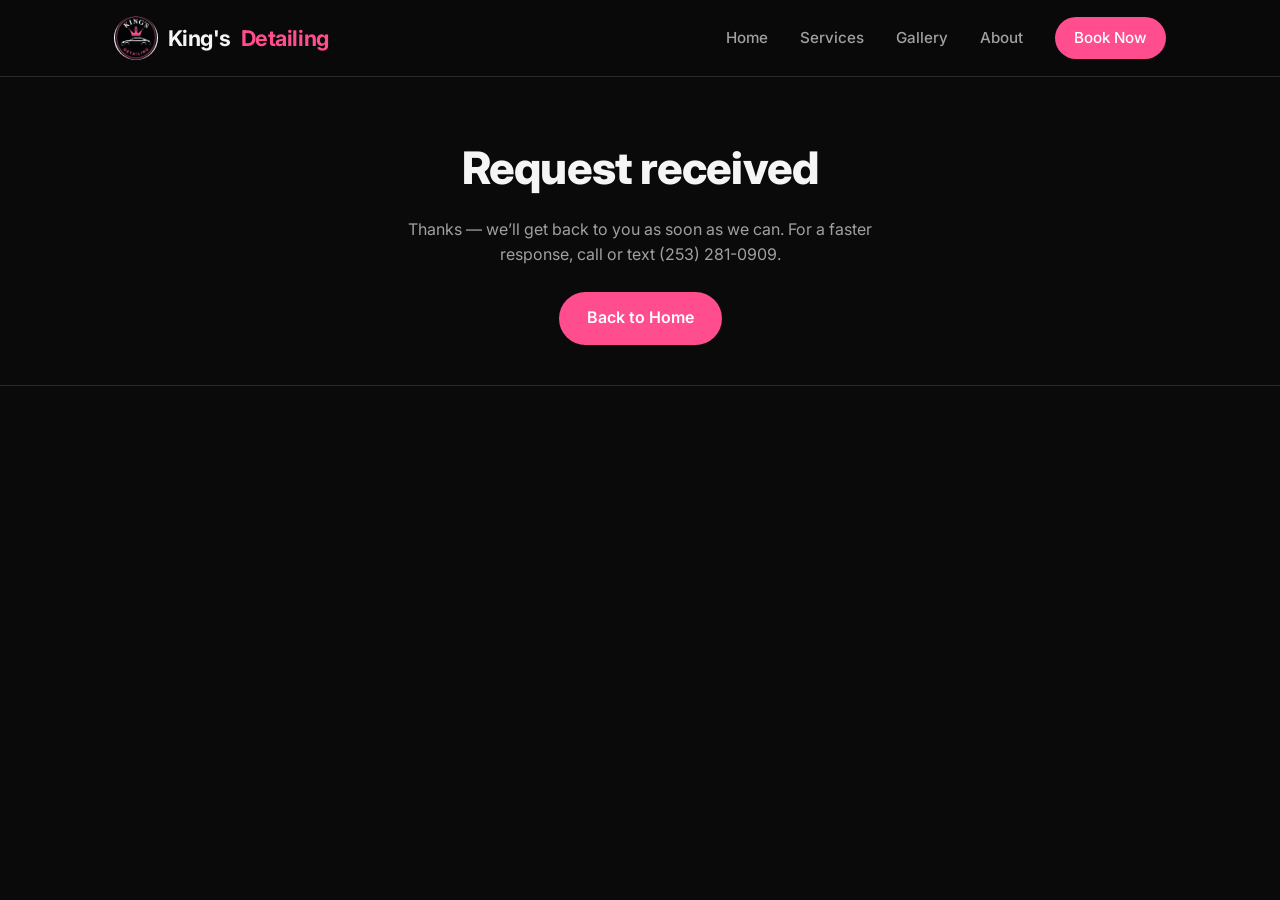
<file: thank-you.html>
<!DOCTYPE html>
<html lang="en">
<head>
  <meta charset="UTF-8" />
  <meta name="viewport" content="width=device-width, initial-scale=1.0" />
  <title>Request Received | King's Detailing</title>
  <link rel="preconnect" href="https://fonts.googleapis.com" />
  <link rel="preconnect" href="https://fonts.gstatic.com" crossorigin />
  <link href="https://fonts.googleapis.com/css2?family=Inter:wght@400;500;600;700;800&display=swap" rel="stylesheet" />
  <link rel="stylesheet" href="styles.css" />
</head>
<body>
  <header>
    <div class="nav-container">
      <a href="index.html" class="logo"><img src="logo.jpg" alt="King's Detailing" class="logo-img">King's <span>Detailing</span></a>
      <nav class="nav-links">
        <a href="index.html">Home</a>
        <a href="services.html">Services</a>
        <a href="gallery.html">Gallery</a>
        <a href="about.html">About</a>
        <a href="contact.html" class="nav-cta">Book Now</a>
      </nav>
    </div>
  </header>
  <main>
    <section class="page-hero">
      <div class="container">
        <h1>Request received</h1>
        <p>Thanks — we’ll get back to you as soon as we can. For a faster response, call or text (253) 281-0909.</p>
        <p style="margin-top: 1.5rem;">
          <a href="index.html" class="btn btn-primary">Back to Home</a>
        </p>
      </div>
    </section>
  </main>
</body>
</html>
</file>
<file: styles.css>
/* King's Detailing — Modern Minimal Styles */
:root {
  --black: #0a0a0a;
  --black-soft: #141414;
  --gray: #1f1f1f;
  --gray-mid: #2a2a2a;
  --text: #f5f5f5;
  --text-muted: #a0a0a0;
  --pink: #ff4d8d;
  --pink-hover: #ff6ba3;
  --pink-soft: rgba(255, 77, 141, 0.15);
  --white: #ffffff;
  --radius: 12px;
  --shadow: 0 8px 32px rgba(0, 0, 0, 0.4);
  --transition: 0.25s ease;
  --font: 'Inter', system-ui, -apple-system, sans-serif;
  --max-width: 1100px;
}

*,
*::before,
*::after {
  box-sizing: border-box;
  margin: 0;
  padding: 0;
}

html {
  scroll-behavior: smooth;
}

body {
  font-family: var(--font);
  background: var(--black);
  color: var(--text);
  line-height: 1.6;
  min-height: 100vh;
  display: flex;
  flex-direction: column;
}

img {
  max-width: 100%;
  display: block;
}

a {
  color: inherit;
  text-decoration: none;
}

ul {
  list-style: none;
}

header {
  position: sticky;
  top: 0;
  z-index: 100;
  background: rgba(10, 10, 10, 0.92);
  backdrop-filter: blur(12px);
  border-bottom: 1px solid var(--gray-mid);
}

.nav-container {
  max-width: var(--max-width);
  margin: 0 auto;
  padding: 1rem 1.5rem;
  display: flex;
  align-items: center;
  justify-content: space-between;
}

.logo {
  font-size: 1.35rem;
  font-weight: 700;
  letter-spacing: -0.02em;
  display: flex;
  align-items: center;
  gap: 0.6rem;
}

.logo-img {
  height: 44px;
  width: 44px;
  border-radius: 50%;
  object-fit: cover;
  display: block;
}

.logo span {
  color: var(--pink);
}

.nav-links {
  display: flex;
  gap: 2rem;
  align-items: center;
}

.nav-links a {
  font-size: 0.95rem;
  font-weight: 500;
  color: var(--text-muted);
  transition: color var(--transition);
}

.nav-links a:hover,
.nav-links a.active {
  color: var(--pink);
}

.nav-cta {
  background: var(--pink);
  color: var(--white) !important;
  padding: 0.55rem 1.2rem;
  border-radius: 999px;
  font-weight: 600;
  transition: background var(--transition), transform var(--transition);
}

.nav-cta:hover {
  background: var(--pink-hover);
  transform: translateY(-1px);
}

.menu-toggle {
  display: none;
  background: none;
  border: none;
  cursor: pointer;
  padding: 0.5rem;
}

.menu-toggle span {
  display: block;
  width: 24px;
  height: 2px;
  background: var(--text);
  margin: 5px 0;
  transition: var(--transition);
}

main {
  flex: 1;
}

.container {
  max-width: var(--max-width);
  margin: 0 auto;
  padding: 0 1.5rem;
}

.hero {
  padding: 5rem 0 4rem;
  text-align: center;
  position: relative;
  overflow: hidden;
}

.hero::before {
  content: '';
  position: absolute;
  top: -20%;
  left: 50%;
  transform: translateX(-50%);
  width: 600px;
  height: 600px;
  background: radial-gradient(circle, var(--pink-soft) 0%, transparent 70%);
  pointer-events: none;
}

.hero h1 {
  font-size: clamp(2.4rem, 6vw, 3.6rem);
  font-weight: 800;
  letter-spacing: -0.03em;
  line-height: 1.15;
  margin-bottom: 1.25rem;
  position: relative;
}

.hero h1 .accent {
  color: var(--pink);
}

.hero p {
  font-size: 1.15rem;
  color: var(--text-muted);
  max-width: 520px;
  margin: 0 auto 2rem;
  position: relative;
}

.hero-buttons {
  display: flex;
  gap: 1rem;
  justify-content: center;
  flex-wrap: wrap;
  position: relative;
}

.btn {
  display: inline-flex;
  align-items: center;
  gap: 0.5rem;
  padding: 0.85rem 1.75rem;
  border-radius: 999px;
  font-weight: 600;
  font-size: 1rem;
  transition: all var(--transition);
  border: none;
  cursor: pointer;
}

.btn-primary {
  background: var(--pink);
  color: var(--white);
}

.btn-primary:hover {
  background: var(--pink-hover);
  transform: translateY(-2px);
  box-shadow: 0 8px 24px rgba(255, 77, 141, 0.35);
}

.btn-secondary {
  background: transparent;
  color: var(--text);
  border: 1.5px solid var(--gray-mid);
}

.btn-secondary:hover {
  border-color: var(--pink);
  color: var(--pink);
}

section {
  padding: 4.5rem 0;
}

.section-header {
  text-align: center;
  margin-bottom: 3rem;
}

.section-header h2 {
  font-size: clamp(1.8rem, 4vw, 2.4rem);
  font-weight: 700;
  letter-spacing: -0.02em;
  margin-bottom: 0.75rem;
}

.section-header p {
  color: var(--text-muted);
  max-width: 520px;
  margin: 0 auto;
}

.highlights {
  display: grid;
  grid-template-columns: repeat(auto-fit, minmax(260px, 1fr));
  gap: 1.5rem;
}

.highlight-card {
  background: var(--black-soft);
  border: 1px solid var(--gray-mid);
  border-radius: var(--radius);
  padding: 1.75rem;
  transition: border-color var(--transition), transform var(--transition);
}

.highlight-card:hover {
  border-color: var(--pink);
  transform: translateY(-4px);
}

.highlight-icon {
  width: 48px;
  height: 48px;
  background: var(--pink-soft);
  border-radius: 12px;
  display: flex;
  align-items: center;
  justify-content: center;
  margin-bottom: 1.25rem;
  font-size: 1.4rem;
}

.highlight-card h3 {
  font-size: 1.15rem;
  margin-bottom: 0.5rem;
}

.highlight-card p {
  color: var(--text-muted);
  font-size: 0.95rem;
}

.services-grid {
  display: grid;
  grid-template-columns: repeat(auto-fit, minmax(280px, 1fr));
  gap: 1.75rem;
}

.service-card {
  background: var(--black-soft);
  border: 1px solid var(--gray-mid);
  border-radius: var(--radius);
  padding: 2rem;
  display: flex;
  flex-direction: column;
  transition: border-color var(--transition), box-shadow var(--transition);
}

.service-card:hover {
  border-color: var(--pink);
  box-shadow: var(--shadow);
}

.service-card.featured {
  border-color: var(--pink);
  position: relative;
}

.service-card.featured::before {
  content: 'Most Popular';
  position: absolute;
  top: -12px;
  left: 50%;
  transform: translateX(-50%);
  background: var(--pink);
  color: white;
  font-size: 0.75rem;
  font-weight: 600;
  padding: 0.3rem 0.9rem;
  border-radius: 999px;
}

.service-card h3 {
  font-size: 1.3rem;
  margin-bottom: 0.4rem;
}

.service-price {
  font-size: 2rem;
  font-weight: 700;
  color: var(--pink);
  margin-bottom: 0.75rem;
}

.service-price span {
  font-size: 0.9rem;
  font-weight: 400;
  color: var(--text-muted);
}

.service-card ul {
  margin: 0.75rem 0 1.5rem;
  flex: 1;
}

.service-card li {
  padding: 0.4rem 0;
  color: var(--text-muted);
  font-size: 0.95rem;
  display: flex;
  align-items: flex-start;
  gap: 0.6rem;
}

.service-card li::before {
  content: '✓';
  color: var(--pink);
  font-weight: 700;
  flex-shrink: 0;
}

.gallery-grid {
  display: grid;
  grid-template-columns: repeat(auto-fit, minmax(280px, 1fr));
  gap: 1.25rem;
}

.gallery-item {
  position: relative;
  border-radius: var(--radius);
  overflow: hidden;
  aspect-ratio: 4 / 3;
  background: var(--gray);
  border: 1px solid var(--gray-mid);
}

.gallery-item .placeholder {
  width: 100%;
  height: 100%;
  display: flex;
  flex-direction: column;
  align-items: center;
  justify-content: center;
  background: linear-gradient(135deg, var(--gray) 0%, var(--black-soft) 100%);
  color: var(--text-muted);
  font-size: 0.9rem;
  text-align: center;
  padding: 1rem;
}

.gallery-item .placeholder strong {
  color: var(--pink);
  font-size: 1.1rem;
  display: block;
  margin-bottom: 0.35rem;
}

.about-content {
  display: grid;
  grid-template-columns: 1fr 1fr;
  gap: 3rem;
  align-items: center;
}

.about-text h2 {
  font-size: clamp(1.8rem, 4vw, 2.3rem);
  margin-bottom: 1.25rem;
  letter-spacing: -0.02em;
}

.about-text p {
  color: var(--text-muted);
  margin-bottom: 1rem;
}

.about-stats {
  display: grid;
  grid-template-columns: repeat(3, 1fr);
  gap: 1.5rem;
  margin-top: 2rem;
}

.stat {
  text-align: center;
}

.stat-number {
  font-size: 1.8rem;
  font-weight: 700;
  color: var(--pink);
  display: block;
}

.stat-label {
  font-size: 0.85rem;
  color: var(--text-muted);
}

.about-visual {
  background: var(--black-soft);
  border: 1px solid var(--gray-mid);
  border-radius: var(--radius);
  aspect-ratio: 1;
  display: flex;
  align-items: center;
  justify-content: center;
  font-size: 4rem;
  position: relative;
  overflow: hidden;
}

.about-visual::before {
  content: '';
  position: absolute;
  inset: 0;
  background: radial-gradient(circle at 30% 30%, var(--pink-soft), transparent 60%);
}

.contact-grid {
  display: grid;
  grid-template-columns: 1fr 1.2fr;
  gap: 3rem;
}

.contact-info h2 {
  font-size: clamp(1.8rem, 4vw, 2.3rem);
  margin-bottom: 1rem;
}

.contact-info > p {
  color: var(--text-muted);
  margin-bottom: 2rem;
}

.contact-details {
  display: flex;
  flex-direction: column;
  gap: 1.25rem;
}

.contact-item {
  display: flex;
  align-items: flex-start;
  gap: 1rem;
}

.contact-icon {
  width: 42px;
  height: 42px;
  background: var(--pink-soft);
  border-radius: 10px;
  display: flex;
  align-items: center;
  justify-content: center;
  flex-shrink: 0;
  font-size: 1.1rem;
}

.contact-item strong {
  display: block;
  margin-bottom: 0.15rem;
}

.contact-item span,
.contact-item a {
  color: var(--text-muted);
  font-size: 0.95rem;
}

.contact-item a:hover {
  color: var(--pink);
}

.contact-form {
  background: var(--black-soft);
  border: 1px solid var(--gray-mid);
  border-radius: var(--radius);
  padding: 2rem;
}

.form-group {
  margin-bottom: 1.25rem;
}

.form-group label {
  display: block;
  font-size: 0.9rem;
  font-weight: 500;
  margin-bottom: 0.4rem;
  color: var(--text-muted);
}

.form-group input,
.form-group select,
.form-group textarea {
  width: 100%;
  padding: 0.8rem 1rem;
  background: var(--black);
  border: 1px solid var(--gray-mid);
  border-radius: 8px;
  color: var(--text);
  font-family: inherit;
  font-size: 1rem;
  transition: border-color var(--transition);
}

.form-group input:focus,
.form-group select:focus,
.form-group textarea:focus {
  outline: none;
  border-color: var(--pink);
}

.form-group textarea {
  min-height: 120px;
  resize: vertical;
}

.form-row {
  display: grid;
  grid-template-columns: 1fr 1fr;
  gap: 1rem;
}

footer {
  background: var(--black-soft);
  border-top: 1px solid var(--gray-mid);
  padding: 3rem 0 2rem;
  margin-top: auto;
}

.footer-content {
  display: grid;
  grid-template-columns: 1.5fr 1fr 1fr;
  gap: 2.5rem;
  margin-bottom: 2.5rem;
}

.footer-brand .logo {
  margin-bottom: 0.75rem;
}

.footer-brand p {
  color: var(--text-muted);
  font-size: 0.95rem;
  max-width: 280px;
}

.footer-links h4 {
  font-size: 0.95rem;
  margin-bottom: 1rem;
}

.footer-links a {
  display: block;
  color: var(--text-muted);
  font-size: 0.9rem;
  margin-bottom: 0.5rem;
  transition: color var(--transition);
}

.footer-links a:hover {
  color: var(--pink);
}

.footer-bottom {
  border-top: 1px solid var(--gray-mid);
  padding-top: 1.5rem;
  text-align: center;
  color: var(--text-muted);
  font-size: 0.85rem;
}

.page-hero {
  padding: 3.5rem 0 2.5rem;
  text-align: center;
  border-bottom: 1px solid var(--gray-mid);
}

.page-hero h1 {
  font-size: clamp(2rem, 5vw, 2.8rem);
  font-weight: 800;
  letter-spacing: -0.02em;
  margin-bottom: 0.75rem;
}

.page-hero p {
  color: var(--text-muted);
  max-width: 500px;
  margin: 0 auto;
}

@media (max-width: 768px) {
  .menu-toggle {
    display: block;
  }

  .nav-links {
    display: none;
    position: absolute;
    top: 100%;
    left: 0;
    right: 0;
    background: var(--black-soft);
    flex-direction: column;
    padding: 1.5rem;
    gap: 1rem;
    border-bottom: 1px solid var(--gray-mid);
  }

  .nav-links.open {
    display: flex;
  }

  .about-content,
  .contact-grid,
  .footer-content {
    grid-template-columns: 1fr;
  }

  .form-row {
    grid-template-columns: 1fr;
  }

  .about-stats {
    grid-template-columns: 1fr;
    gap: 1rem;
  }

  .hero {
    padding: 3.5rem 0 3rem;
  }
}

.text-center {
  text-align: center;
}

.mt-2 {
  margin-top: 2rem;
}
</file>
